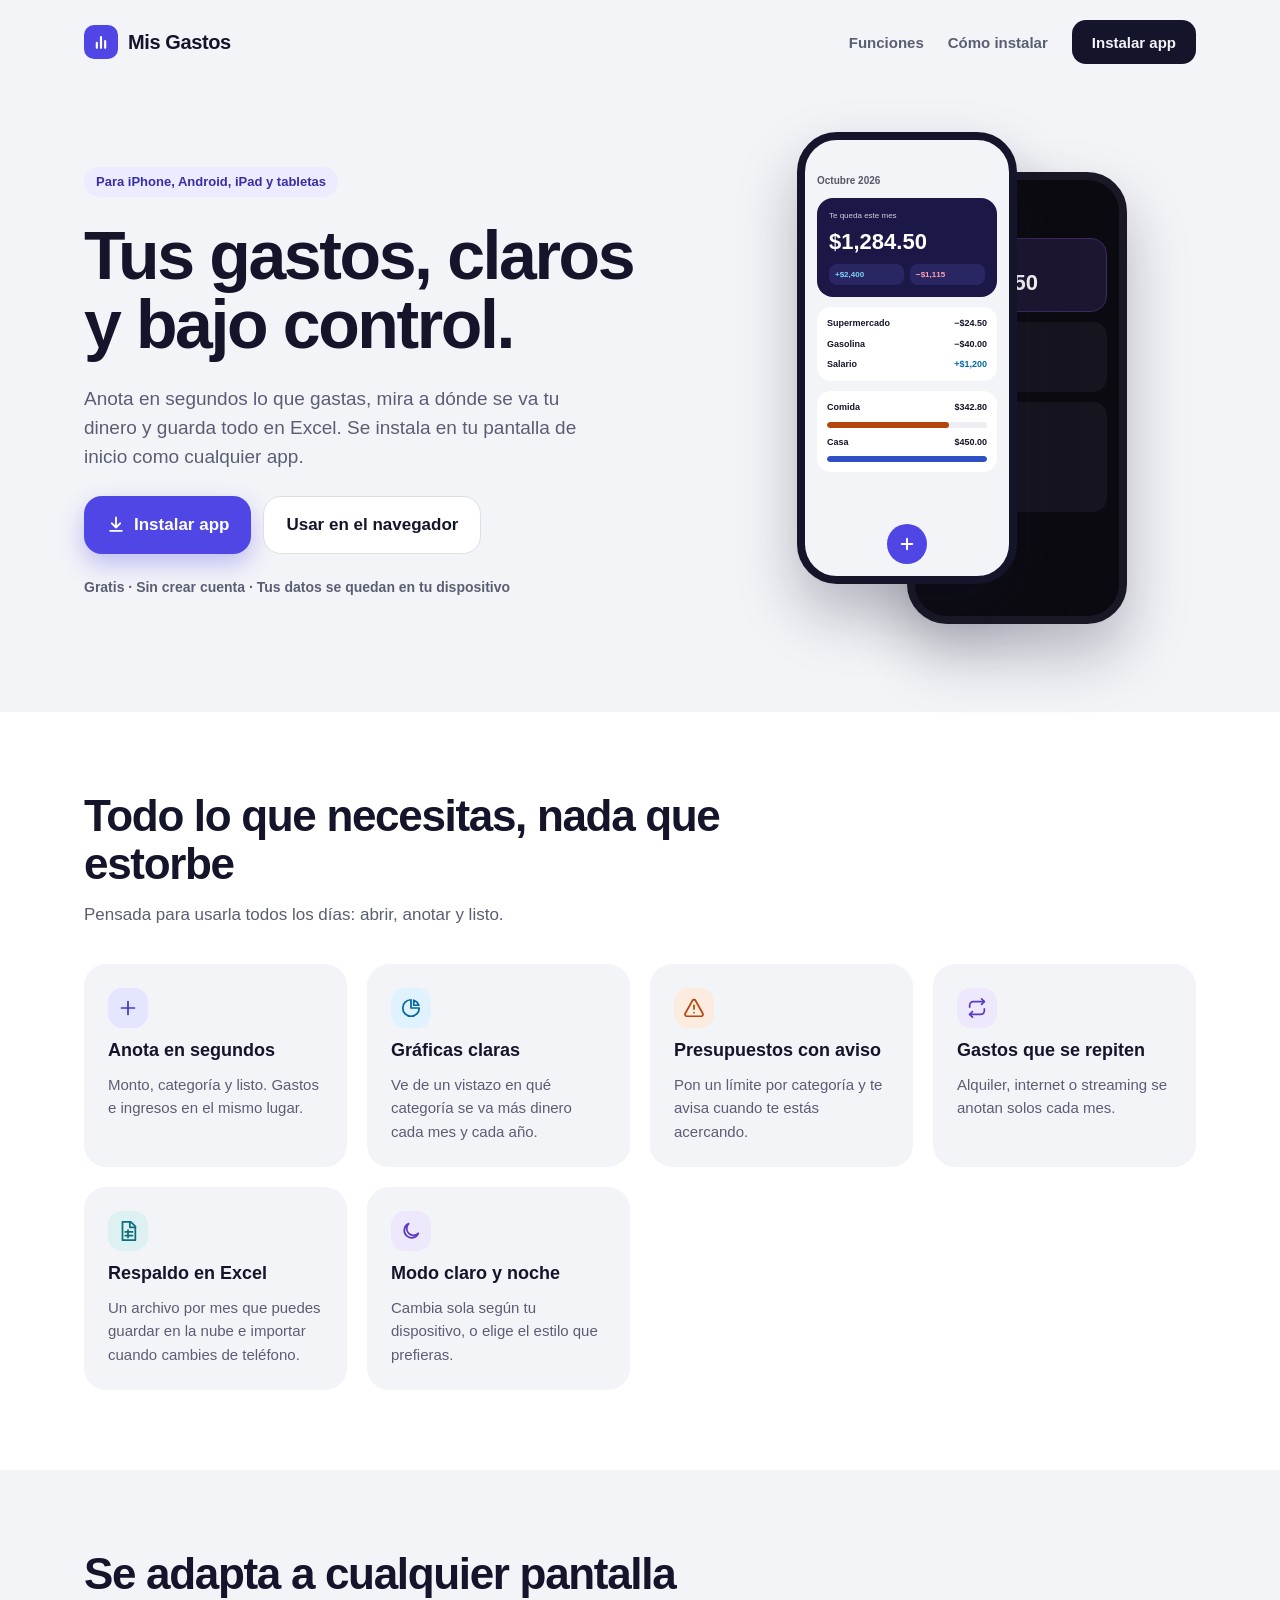
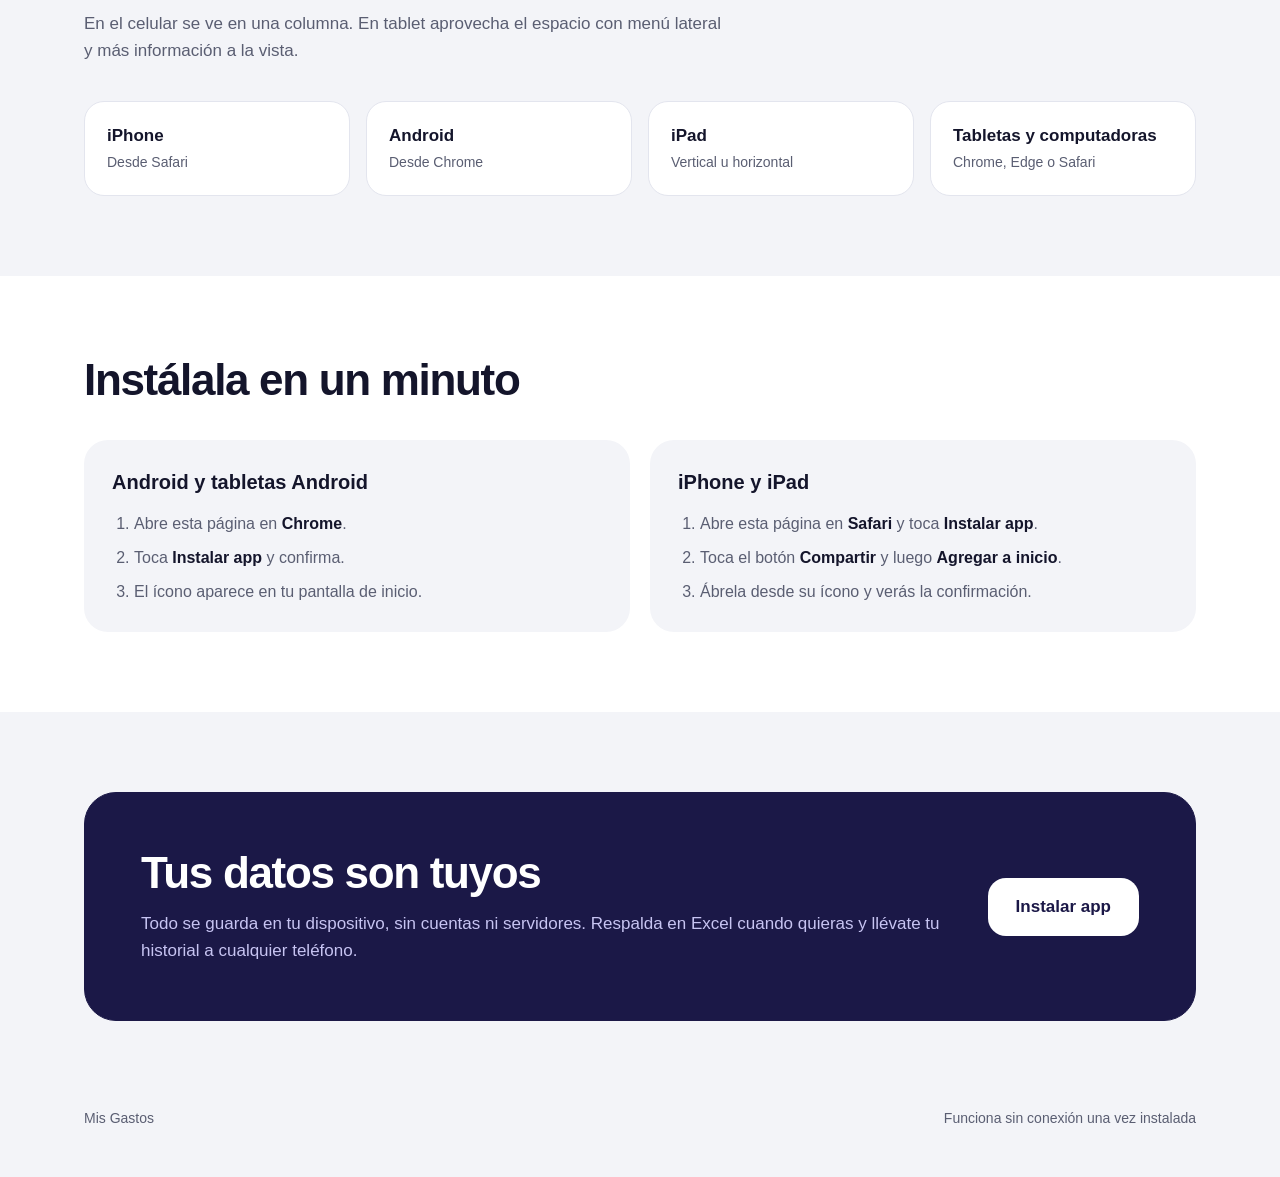
<file: index.html>
<!doctype html>
<html lang="es" data-theme="light">
<head>
  <meta charset="utf-8">
  <meta name="viewport" content="width=device-width, initial-scale=1, viewport-fit=cover">
  <title>Mis Gastos · Controla tus gastos desde tu celular</title>
  <meta name="description" content="Anota tus gastos en segundos, mira a dónde va tu dinero y guarda todo en Excel. Para iPhone, Android, iPad y tabletas.">

  <link rel="manifest" href="manifest.webmanifest">
  <meta name="theme-color" content="#F3F4F8">
  <meta name="apple-mobile-web-app-capable" content="yes">
  <meta name="apple-mobile-web-app-title" content="Mis Gastos">
  <link rel="apple-touch-icon" href="assets/icons/apple-touch-icon.png">
  <link rel="icon" type="image/png" sizes="32x32" href="assets/icons/favicon-32.png">
  <link rel="icon" type="image/png" sizes="192x192" href="assets/icons/icon-192.png">

  <script>
    (function () {
      // Si ya se abrió como app instalada, ir directo a la app
      var standalone = window.matchMedia('(display-mode: standalone)').matches || window.navigator.standalone === true;
      if (standalone) { location.replace('app.html'); return; }
      try {
        var pref = localStorage.getItem('mg-theme') || 'system';
        var dark = pref === 'dark' || (pref === 'system' && window.matchMedia('(prefers-color-scheme: dark)').matches);
        document.documentElement.dataset.theme = dark ? 'dark' : 'light';
      } catch (e) {}
      // Guardamos el aviso de instalación por si llega antes de que cargue landing.js
      window.addEventListener('beforeinstallprompt', function (e) {
        e.preventDefault();
        window.__mgInstallPrompt = e;
      });
    })();
  </script>

  <link rel="stylesheet" href="css/base.css">
  <link rel="stylesheet" href="css/components.css">
  <link rel="stylesheet" href="css/landing.css">
</head>
<body>
  <div class="landing">

    <header class="l-container l-nav">
      <a href="#inicio" class="l-brand">
        <span class="brand-mark" aria-hidden="true">
          <svg width="20" height="20" viewBox="0 0 24 24" fill="none" stroke="currentColor" stroke-width="2.6" stroke-linecap="round"><path d="M7 19v-6M12 19V6M17 19v-8"/></svg>
        </span>
        Mis Gastos
      </a>
      <nav class="l-nav__links" aria-label="Principal">
        <a class="l-nav__link" href="#funciones">Funciones</a>
        <a class="l-nav__link" href="#instalar">Cómo instalar</a>
        <button type="button" class="btn btn--dark" data-install>Instalar app</button>
      </nav>
    </header>

    <main>
      <section id="inicio" class="l-container l-hero">
        <div class="l-hero__text">
          <span class="l-pill">Para iPhone, Android, iPad y tabletas</span>
          <h1 class="l-title">Tus gastos, claros y bajo control.</h1>
          <p class="l-lead">Anota en segundos lo que gastas, mira a dónde se va tu dinero y guarda todo en Excel. Se instala en tu pantalla de inicio como cualquier app.</p>
          <div class="l-actions">
            <button type="button" class="btn btn--primary" data-install>
              <svg width="20" height="20" viewBox="0 0 24 24" fill="none" stroke="currentColor" stroke-width="2.2" stroke-linecap="round" stroke-linejoin="round" aria-hidden="true"><path d="M12 3v12M7 10l5 5 5-5"/><path d="M5 19h14"/></svg>
              Instalar app
            </button>
            <a class="btn btn--secondary" href="app.html">Usar en el navegador</a>
          </div>
          <p class="l-fineprint">Gratis · Sin crear cuenta · Tus datos se quedan en tu dispositivo</p>
        </div>

        <div class="l-hero__art">
          <div class="phones" role="img" aria-label="La app en modo claro y en modo noche">
            <div class="phone phone--dark" aria-hidden="true">
              <span class="phone__month">Octubre 2026</span>
              <div class="phone__hero">
                <span class="phone__small">Te queda este mes</span>
                <span class="phone__big">$1,284.50</span>
              </div>
              <div class="phone__card" style="height:70px"></div>
              <div class="phone__card" style="height:110px"></div>
            </div>
            <div class="phone phone--light" aria-hidden="true">
              <span class="phone__month">Octubre 2026</span>
              <div class="phone__hero">
                <span class="phone__small">Te queda este mes</span>
                <span class="phone__big">$1,284.50</span>
                <div class="phone__line" style="gap:6px">
                  <span style="flex:1;background:#2A2663;border-radius:8px;padding:5px 6px;font-size:8px;font-weight:700;color:#7DD3FC">+$2,400</span>
                  <span style="flex:1;background:#2A2663;border-radius:8px;padding:5px 6px;font-size:8px;font-weight:700;color:#FDA4AF">−$1,115</span>
                </div>
              </div>
              <div class="phone__card">
                <div class="phone__line"><span>Supermercado</span><span>−$24.50</span></div>
                <div class="phone__line"><span>Gasolina</span><span>−$40.00</span></div>
                <div class="phone__line"><span>Salario</span><span style="color:#0369A1">+$1,200</span></div>
              </div>
              <div class="phone__card">
                <div class="phone__line"><span>Comida</span><span>$342.80</span></div>
                <div class="bar bar--thin cat-orange"><div class="bar__fill bar__fill--cat" style="width:76%"></div></div>
                <div class="phone__line"><span>Casa</span><span>$450.00</span></div>
                <div class="bar bar--thin cat-blue"><div class="bar__fill bar__fill--cat" style="width:100%"></div></div>
              </div>
              <span class="phone__fab">
                <svg width="18" height="18" viewBox="0 0 24 24" fill="none" stroke="currentColor" stroke-width="2.6" stroke-linecap="round"><path d="M12 5v14M5 12h14"/></svg>
              </span>
            </div>
          </div>
        </div>
      </section>

      <section id="funciones" class="l-section l-section--surface" aria-labelledby="fun-title">
        <div class="l-container">
          <div class="l-section__head">
            <h2 class="l-h2" id="fun-title">Todo lo que necesitas, nada que estorbe</h2>
            <p class="l-p">Pensada para usarla todos los días: abrir, anotar y listo.</p>
          </div>
          <div class="l-grid">
            <article class="l-feature">
              <span class="cat-icon cat-indigo"><svg width="22" height="22" viewBox="0 0 24 24" fill="none" stroke="currentColor" stroke-width="1.9" stroke-linecap="round" aria-hidden="true"><path d="M12 5v14M5 12h14"/></svg></span>
              <h3>Anota en segundos</h3>
              <p>Monto, categoría y listo. Gastos e ingresos en el mismo lugar.</p>
            </article>
            <article class="l-feature">
              <span class="cat-icon cat-sky"><svg width="22" height="22" viewBox="0 0 24 24" fill="none" stroke="currentColor" stroke-width="1.9" stroke-linecap="round" stroke-linejoin="round" aria-hidden="true"><path d="M21 12A9 9 0 1 1 12 3v9z"/><path d="M15 3.5A9 9 0 0 1 20.5 9H15z"/></svg></span>
              <h3>Gráficas claras</h3>
              <p>Ve de un vistazo en qué categoría se va más dinero cada mes y cada año.</p>
            </article>
            <article class="l-feature">
              <span class="cat-icon cat-orange"><svg width="22" height="22" viewBox="0 0 24 24" fill="none" stroke="currentColor" stroke-width="1.9" stroke-linecap="round" stroke-linejoin="round" aria-hidden="true"><path d="M12 9v4M12 17h.01"/><path d="M10.3 3.9 2.4 18a2 2 0 0 0 1.7 3h15.8a2 2 0 0 0 1.7-3L13.7 3.9a2 2 0 0 0-3.4 0z"/></svg></span>
              <h3>Presupuestos con aviso</h3>
              <p>Pon un límite por categoría y te avisa cuando te estás acercando.</p>
            </article>
            <article class="l-feature">
              <span class="cat-icon cat-purple"><svg width="22" height="22" viewBox="0 0 24 24" fill="none" stroke="currentColor" stroke-width="1.9" stroke-linecap="round" stroke-linejoin="round" aria-hidden="true"><path d="M17 2l3 3-3 3"/><path d="M4 11V9a4 4 0 0 1 4-4h12"/><path d="M7 22l-3-3 3-3"/><path d="M20 13v2a4 4 0 0 1-4 4H4"/></svg></span>
              <h3>Gastos que se repiten</h3>
              <p>Alquiler, internet o streaming se anotan solos cada mes.</p>
            </article>
            <article class="l-feature">
              <span class="cat-icon cat-teal"><svg width="22" height="22" viewBox="0 0 24 24" fill="none" stroke="currentColor" stroke-width="1.9" stroke-linecap="round" stroke-linejoin="round" aria-hidden="true"><path d="M6 2h9l5 5v15H6z"/><path d="M14 2v6h6M9 13h8M9 17h8M12 11v8"/></svg></span>
              <h3>Respaldo en Excel</h3>
              <p>Un archivo por mes que puedes guardar en la nube e importar cuando cambies de teléfono.</p>
            </article>
            <article class="l-feature">
              <span class="cat-icon cat-purple"><svg width="22" height="22" viewBox="0 0 24 24" fill="none" stroke="currentColor" stroke-width="1.9" stroke-linecap="round" stroke-linejoin="round" aria-hidden="true"><path d="M20 14.5A8 8 0 1 1 9.5 4a6.5 6.5 0 0 0 10.5 10.5z"/></svg></span>
              <h3>Modo claro y noche</h3>
              <p>Cambia sola según tu dispositivo, o elige el estilo que prefieras.</p>
            </article>
          </div>
        </div>
      </section>

      <section class="l-section" aria-labelledby="dev-title">
        <div class="l-container">
          <div class="l-section__head">
            <h2 class="l-h2" id="dev-title">Se adapta a cualquier pantalla</h2>
            <p class="l-p">En el celular se ve en una columna. En tablet aprovecha el espacio con menú lateral y más información a la vista.</p>
          </div>
          <div class="l-grid l-grid--4">
            <div class="l-device"><strong>iPhone</strong><span>Desde Safari</span></div>
            <div class="l-device"><strong>Android</strong><span>Desde Chrome</span></div>
            <div class="l-device"><strong>iPad</strong><span>Vertical u horizontal</span></div>
            <div class="l-device"><strong>Tabletas y computadoras</strong><span>Chrome, Edge o Safari</span></div>
          </div>
        </div>
      </section>

      <section id="instalar" class="l-section l-section--surface" aria-labelledby="ins-title">
        <div class="l-container">
          <div class="l-section__head">
            <h2 class="l-h2" id="ins-title">Instálala en un minuto</h2>
          </div>
          <div class="l-grid">
            <div class="l-steps">
              <h3>Android y tabletas Android</h3>
              <ol>
                <li>Abre esta página en <strong>Chrome</strong>.</li>
                <li>Toca <strong>Instalar app</strong> y confirma.</li>
                <li>El ícono aparece en tu pantalla de inicio.</li>
              </ol>
            </div>
            <div class="l-steps">
              <h3>iPhone y iPad</h3>
              <ol>
                <li>Abre esta página en <strong>Safari</strong> y toca <strong>Instalar app</strong>.</li>
                <li>Toca el botón <strong>Compartir</strong> y luego <strong>Agregar a inicio</strong>.</li>
                <li>Ábrela desde su ícono y verás la confirmación.</li>
              </ol>
            </div>
          </div>
        </div>
      </section>

      <section class="l-section" aria-labelledby="pri-title">
        <div class="l-container">
          <div class="l-band">
            <div class="l-band__text">
              <h2 class="l-h2" id="pri-title">Tus datos son tuyos</h2>
              <p>Todo se guarda en tu dispositivo, sin cuentas ni servidores. Respalda en Excel cuando quieras y llévate tu historial a cualquier teléfono.</p>
            </div>
            <button type="button" class="btn btn--light" data-install>Instalar app</button>
          </div>
        </div>
      </section>
    </main>

    <footer class="l-container l-footer">
      <span>Mis Gastos</span>
      <span>Funciona sin conexión una vez instalada</span>
    </footer>
  </div>

  <div id="toast-root" class="toast-root" role="status" aria-live="polite"></div>

  <script type="module" src="js/landing.js"></script>
</body>
</html>
</file>
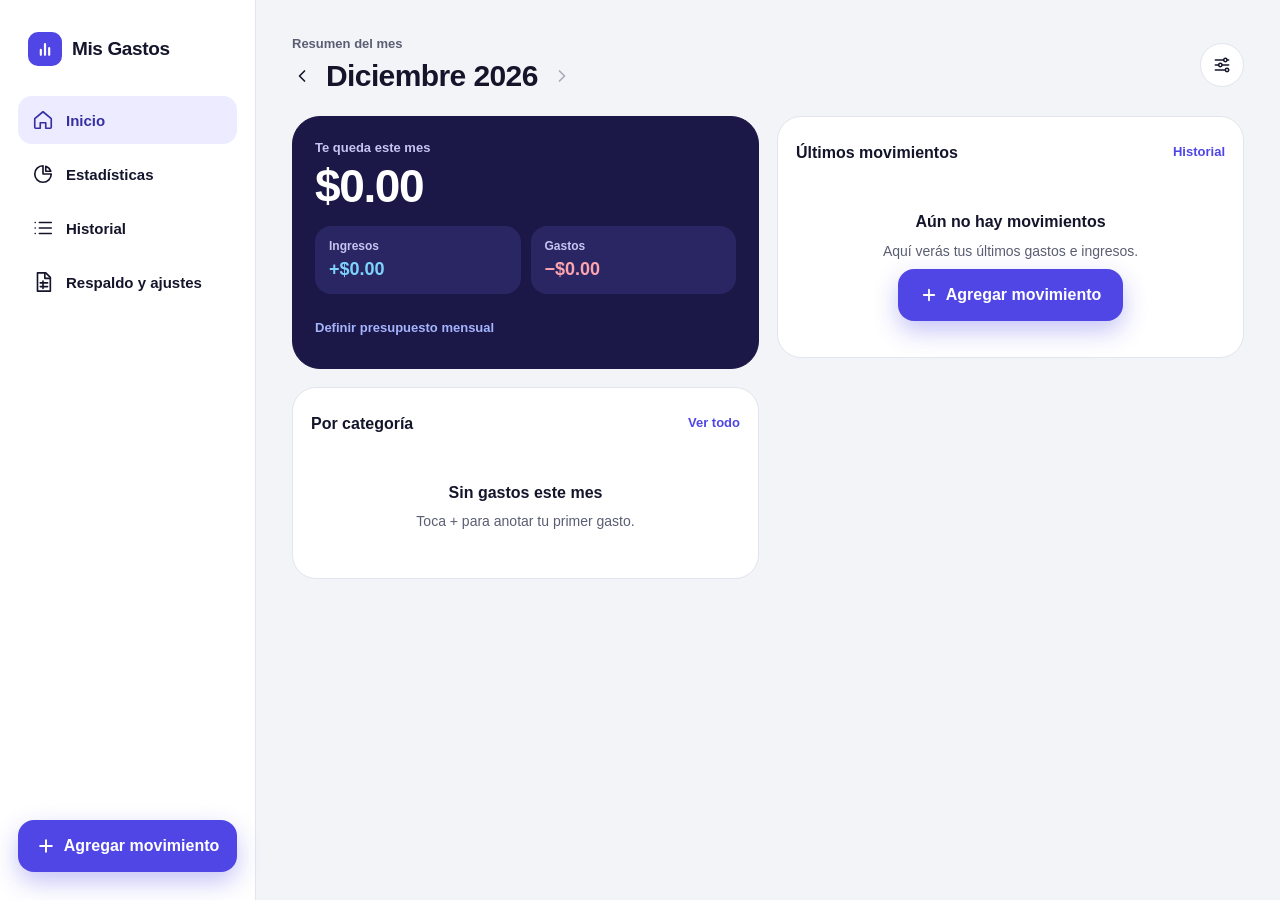
<file: app.html>
<!doctype html>
<html lang="es" data-theme="light">
<head>
  <meta charset="utf-8">
  <meta name="viewport" content="width=device-width, initial-scale=1, viewport-fit=cover">
  <title>Mis Gastos</title>
  <meta name="description" content="Controla tus gastos e ingresos, con respaldo en Excel.">

  <!-- Instalación (PWA) -->
  <link rel="manifest" href="manifest.webmanifest">
  <meta name="theme-color" content="#F3F4F8">
  <meta name="mobile-web-app-capable" content="yes">
  <meta name="apple-mobile-web-app-capable" content="yes">
  <meta name="apple-mobile-web-app-title" content="Mis Gastos">
  <meta name="apple-mobile-web-app-status-bar-style" content="default">
  <link rel="apple-touch-icon" href="assets/icons/apple-touch-icon.png">
  <link rel="icon" type="image/png" sizes="32x32" href="assets/icons/favicon-32.png">
  <link rel="icon" type="image/png" sizes="192x192" href="assets/icons/icon-192.png">

  <!-- Tema antes de pintar, para evitar un destello blanco en modo noche -->
  <script>
    (function () {
      try {
        var pref = localStorage.getItem('mg-theme') || 'system';
        var dark = pref === 'dark' || (pref === 'system' && window.matchMedia('(prefers-color-scheme: dark)').matches);
        document.documentElement.dataset.theme = dark ? 'dark' : 'light';
      } catch (e) {}
    })();
  </script>

  <link rel="stylesheet" href="css/base.css">
  <link rel="stylesheet" href="css/layout.css">
  <link rel="stylesheet" href="css/components.css">
</head>
<body>
  <div class="app">

    <!-- Menú lateral (tablet / computadora) -->
    <nav class="sidebar" aria-label="Navegación principal">
      <div class="sidebar__brand">
        <span class="brand-mark" aria-hidden="true">
          <svg width="20" height="20" viewBox="0 0 24 24" fill="none" stroke="currentColor" stroke-width="2.6" stroke-linecap="round"><path d="M7 19v-6M12 19V6M17 19v-8"/></svg>
        </span>
        Mis Gastos
      </div>
      <a class="sidebar__link" href="#/inicio" data-route="inicio">
        <svg width="22" height="22" viewBox="0 0 24 24" fill="none" stroke="currentColor" stroke-width="1.8" stroke-linecap="round" stroke-linejoin="round" aria-hidden="true"><path d="M3 10.5 12 3l9 7.5V20a1 1 0 0 1-1 1h-5v-6h-6v6H4a1 1 0 0 1-1-1z"/></svg>
        Inicio
      </a>
      <a class="sidebar__link" href="#/estadisticas" data-route="estadisticas">
        <svg width="22" height="22" viewBox="0 0 24 24" fill="none" stroke="currentColor" stroke-width="1.8" stroke-linecap="round" stroke-linejoin="round" aria-hidden="true"><path d="M21 12A9 9 0 1 1 12 3v9z"/><path d="M15 3.5A9 9 0 0 1 20.5 9H15z"/></svg>
        Estadísticas
      </a>
      <a class="sidebar__link" href="#/historial" data-route="historial">
        <svg width="22" height="22" viewBox="0 0 24 24" fill="none" stroke="currentColor" stroke-width="1.8" stroke-linecap="round" stroke-linejoin="round" aria-hidden="true"><path d="M8 6h13M8 12h13M8 18h13M3.5 6h.01M3.5 12h.01M3.5 18h.01"/></svg>
        Historial
      </a>
      <a class="sidebar__link" href="#/respaldo" data-route="respaldo">
        <svg width="22" height="22" viewBox="0 0 24 24" fill="none" stroke="currentColor" stroke-width="1.8" stroke-linecap="round" stroke-linejoin="round" aria-hidden="true"><path d="M6 2h9l5 5v15H6z"/><path d="M14 2v6h6M9 13h8M9 17h8M12 11v8"/></svg>
        Respaldo y ajustes
      </a>
      <div class="sidebar__spacer"></div>
      <button type="button" class="btn btn--primary btn--block" data-shell="add">
        <svg width="20" height="20" viewBox="0 0 24 24" fill="none" stroke="currentColor" stroke-width="2.4" stroke-linecap="round" aria-hidden="true"><path d="M12 5v14M5 12h14"/></svg>
        Agregar movimiento
      </button>
    </nav>

    <!-- Aquí el router dibuja cada pantalla -->
    <main id="view" class="view" tabindex="-1"></main>
  </div>

  <!-- Barra inferior (celular) -->
  <nav class="tabbar" aria-label="Navegación principal">
    <a class="tabbar__link" href="#/inicio" data-route="inicio">
      <svg width="24" height="24" viewBox="0 0 24 24" fill="none" stroke="currentColor" stroke-width="1.8" stroke-linecap="round" stroke-linejoin="round" aria-hidden="true"><path d="M3 10.5 12 3l9 7.5V20a1 1 0 0 1-1 1h-5v-6h-6v6H4a1 1 0 0 1-1-1z"/></svg>
      Inicio
    </a>
    <a class="tabbar__link" href="#/estadisticas" data-route="estadisticas">
      <svg width="24" height="24" viewBox="0 0 24 24" fill="none" stroke="currentColor" stroke-width="1.8" stroke-linecap="round" stroke-linejoin="round" aria-hidden="true"><path d="M21 12A9 9 0 1 1 12 3v9z"/><path d="M15 3.5A9 9 0 0 1 20.5 9H15z"/></svg>
      Estadísticas
    </a>
    <button type="button" class="tabbar__fab" data-shell="add" aria-label="Agregar movimiento">
      <svg width="26" height="26" viewBox="0 0 24 24" fill="none" stroke="currentColor" stroke-width="2.4" stroke-linecap="round" aria-hidden="true"><path d="M12 5v14M5 12h14"/></svg>
    </button>
    <a class="tabbar__link" href="#/historial" data-route="historial">
      <svg width="24" height="24" viewBox="0 0 24 24" fill="none" stroke="currentColor" stroke-width="1.8" stroke-linecap="round" stroke-linejoin="round" aria-hidden="true"><path d="M8 6h13M8 12h13M8 18h13M3.5 6h.01M3.5 12h.01M3.5 18h.01"/></svg>
      Historial
    </a>
    <a class="tabbar__link" href="#/respaldo" data-route="respaldo">
      <svg width="24" height="24" viewBox="0 0 24 24" fill="none" stroke="currentColor" stroke-width="1.8" stroke-linecap="round" stroke-linejoin="round" aria-hidden="true"><path d="M6 2h9l5 5v15H6z"/><path d="M14 2v6h6M9 13h8M9 17h8M12 11v8"/></svg>
      Respaldo
    </a>
  </nav>

  <div id="toast-root" class="toast-root" role="status" aria-live="polite"></div>

  <noscript>
    <p style="padding:24px">Esta app necesita JavaScript activado.</p>
  </noscript>

  <script type="module" src="js/app.js"></script>
</body>
</html>
</file>
<file: css/base.css>
/* ==========================================================
   base.css — Reset, tipografía y variables de tema
   Temas: claro (índigo) y noche (negro + morado).
   El tema se aplica con <html data-theme="light|dark">.
   ========================================================== */

*,
*::before,
*::after {
  box-sizing: border-box;
}

html {
  -webkit-text-size-adjust: 100%;
  text-size-adjust: 100%;
}

body {
  margin: 0;
  font-family: -apple-system, BlinkMacSystemFont, "SF Pro Text", "Segoe UI", Roboto, "Helvetica Neue", Arial, sans-serif;
  font-size: 16px;
  line-height: 1.4;
  background: var(--bg);
  color: var(--text);
  font-variant-numeric: tabular-nums;
  -webkit-font-smoothing: antialiased;
  -webkit-tap-highlight-color: transparent;
}

h1, h2, h3, p {
  margin: 0;
}

button,
input,
select,
textarea {
  font: inherit;
  color: inherit;
}

button {
  cursor: pointer;
}

a {
  color: var(--accent-text);
}

img,
svg {
  display: block;
}

:focus-visible {
  outline: 3px solid var(--focus);
  outline-offset: 2px;
}

.sr-only {
  position: absolute;
  width: 1px;
  height: 1px;
  padding: 0;
  margin: -1px;
  overflow: hidden;
  clip: rect(0 0 0 0);
  white-space: nowrap;
  border: 0;
}

[hidden] {
  display: none !important;
}

/* ---------- Tema claro ---------- */
:root,
:root[data-theme="light"] {
  color-scheme: light;
  --bg: #F3F4F8;
  --surface: #FFFFFF;
  --surface-2: #ECEEF4;
  --surface-3: #E6E8F0;
  --border: #E3E5EE;
  --border-strong: #DCDFEA;
  --text: #14152B;
  --muted: #5A5E72;
  --subtle: #62667A;
  --accent: #4F46E5;
  --accent-text: #4F46E5;
  --accent-soft: #ECEBFF;
  --accent-soft-text: #3730A3;
  --on-accent: #FFFFFF;
  --accent-shadow: rgba(79, 70, 229, 0.32);
  --focus: rgba(79, 70, 229, 0.45);

  --hero-bg: #1B1847;
  --hero-border: #1B1847;
  --hero-tile: #2A2663;
  --hero-track: #3A3578;
  --hero-muted: #C7C4F2;
  --hero-bar: #A5B4FC;
  --hero-income: #7DD3FC;
  --hero-expense: #FDA4AF;

  --income: #0369A1;
  --danger: #B42318;
  --danger-soft: #FDE7E5;

  --warn-bg: #FCE5D6;
  --warn-text: #9A3A06;
  --warn-bar: #C2560F;

  --chip-active-bg: #14152B;
  --chip-active-text: #FFFFFF;

  --bar-muted: #C9CCF6;
  --switch-off: #DCDFEA;
  --backdrop: rgba(20, 21, 43, 0.45);
  --shadow: 0 10px 30px rgba(20, 21, 43, 0.12);
}

/* ---------- Tema noche ---------- */
:root[data-theme="dark"] {
  color-scheme: dark;
  --bg: #0B0A10;
  --surface: #16141E;
  --surface-2: #2A2638;
  --surface-3: #211E2C;
  --border: #252131;
  --border-strong: #2E2A3A;
  --text: #F3F1F8;
  --muted: #A7A1B8;
  --subtle: #8E88A0;
  --accent: #7C3AED;
  --accent-text: #B79CFF;
  --accent-soft: #2C2047;
  --accent-soft-text: #D6C6FF;
  --on-accent: #FFFFFF;
  --accent-shadow: rgba(124, 58, 237, 0.45);
  --focus: rgba(183, 156, 255, 0.6);

  --hero-bg: #1E1630;
  --hero-border: #3A2A5E;
  --hero-tile: #2A1F42;
  --hero-track: #3A2A5E;
  --hero-muted: #C3B8DE;
  --hero-bar: #B79CFF;
  --hero-income: #5EE0A4;
  --hero-expense: #FF9E8A;

  --income: #5EE0A4;
  --danger: #FF8A80;
  --danger-soft: #3A1A1A;

  --warn-bg: #3A2418;
  --warn-text: #FFB98F;
  --warn-bar: #FFA36B;

  --chip-active-bg: #7C3AED;
  --chip-active-text: #FFFFFF;

  --bar-muted: #3A2A5E;
  --switch-off: #2E2A3A;
  --backdrop: rgba(0, 0, 0, 0.6);
  --shadow: 0 10px 30px rgba(0, 0, 0, 0.5);
}

/* ---------- Colores de categoría ---------- */
.cat-blue   { --c-bg: #E7ECFB; --c-fg: #2F4FC4; }
.cat-orange { --c-bg: #FCEBDF; --c-fg: #B4460B; }
.cat-teal   { --c-bg: #DDF1F3; --c-fg: #0B6E7D; }
.cat-purple { --c-bg: #EEE8FC; --c-fg: #5B3BC4; }
.cat-pink   { --c-bg: #FBE6EE; --c-fg: #B0204F; }
.cat-sky    { --c-bg: #E0F2FE; --c-fg: #0369A1; }
.cat-amber  { --c-bg: #F6EED8; --c-fg: #8A6410; }
.cat-gray   { --c-bg: #ECEEF4; --c-fg: #4A4E63; }
.cat-indigo { --c-bg: #E4E5FF; --c-fg: #4338CA; }

:root[data-theme="dark"] .cat-blue   { --c-bg: #1D2340; --c-fg: #8EA6FF; }
:root[data-theme="dark"] .cat-orange { --c-bg: #33211A; --c-fg: #FFA36B; }
:root[data-theme="dark"] .cat-teal   { --c-bg: #12292D; --c-fg: #5ED3E0; }
:root[data-theme="dark"] .cat-purple { --c-bg: #261E3D; --c-fg: #C5A8FF; }
:root[data-theme="dark"] .cat-pink   { --c-bg: #331A26; --c-fg: #FF7FAE; }
:root[data-theme="dark"] .cat-sky    { --c-bg: #12273A; --c-fg: #7DD3FC; }
:root[data-theme="dark"] .cat-amber  { --c-bg: #2E2814; --c-fg: #F2CC60; }
:root[data-theme="dark"] .cat-gray   { --c-bg: #22202C; --c-fg: #B5B0C4; }
:root[data-theme="dark"] .cat-indigo { --c-bg: #211F45; --c-fg: #A5B4FC; }

@media (prefers-reduced-motion: reduce) {
  *,
  *::before,
  *::after {
    animation-duration: 0.01ms !important;
    transition-duration: 0.01ms !important;
  }
}
</file>
<file: css/components.css>
/* ==========================================================
   components.css — Piezas reutilizables de la interfaz
   ========================================================== */

/* ---------- Tarjetas ---------- */
.card {
  background: var(--surface);
  border: 1px solid var(--border);
  border-radius: 24px;
  padding: 18px;
  display: flex;
  flex-direction: column;
  gap: 12px;
  min-width: 0;
}

.card__header {
  display: flex;
  align-items: center;
  justify-content: space-between;
  gap: 12px;
}

.card__title {
  font-size: 16px;
  font-weight: 700;
}

.card__hint {
  font-size: 12px;
  font-weight: 600;
  color: var(--muted);
}

/* ---------- Tarjeta de balance ---------- */
.hero {
  background: var(--hero-bg);
  border: 1px solid var(--hero-border);
  color: #FFFFFF;
  border-radius: 28px;
  padding: 22px;
  display: flex;
  flex-direction: column;
  gap: 16px;
}

.hero__label {
  font-size: 13px;
  font-weight: 600;
  color: var(--hero-muted);
}

.hero__amount {
  font-size: clamp(36px, 10vw, 46px);
  font-weight: 800;
  letter-spacing: -0.03em;
  line-height: 1.05;
  overflow-wrap: anywhere;
}

.hero__tiles {
  display: grid;
  grid-template-columns: repeat(2, minmax(0, 1fr));
  gap: 10px;
}

.hero__tile {
  background: var(--hero-tile);
  border-radius: 16px;
  padding: 12px 14px;
  display: flex;
  flex-direction: column;
  gap: 2px;
  min-width: 0;
}

.hero__tile-value {
  font-size: 18px;
  font-weight: 700;
  overflow-wrap: anywhere;
}

.hero__tile-value--in { color: var(--hero-income); }
.hero__tile-value--out { color: var(--hero-expense); }

.hero__progress-label {
  display: flex;
  justify-content: space-between;
  gap: 8px;
  font-size: 12px;
  font-weight: 600;
  color: var(--hero-muted);
}

.hero .bar {
  background: var(--hero-track);
}

.hero .bar__fill {
  background: var(--hero-bar);
}

/* ---------- Barras de progreso ---------- */
.bar {
  height: 8px;
  border-radius: 4px;
  background: var(--surface-2);
  overflow: hidden;
}

.bar--thin {
  height: 6px;
}

.bar__fill {
  height: 100%;
  border-radius: inherit;
  background: var(--accent-text);
  transition: width 0.3s ease;
}

.bar__fill--cat { background: var(--c-fg); }
.bar__fill--warn { background: var(--warn-bar); }
.bar__fill--over { background: var(--danger); }

/* ---------- Logo ---------- */
.brand-mark {
  width: 34px;
  height: 34px;
  border-radius: 10px;
  background: var(--accent);
  color: #FFFFFF;
  display: flex;
  align-items: center;
  justify-content: center;
  flex-shrink: 0;
}

/* ---------- Botones ---------- */
.btn {
  min-height: 52px;
  padding: 0 22px;
  border-radius: 16px;
  border: 0;
  display: inline-flex;
  align-items: center;
  justify-content: center;
  gap: 8px;
  font-size: 16px;
  font-weight: 700;
  text-decoration: none;
  white-space: nowrap;
}

.btn svg,
.icon-btn svg,
.chip svg {
  flex-shrink: 0;
}

.btn--primary {
  background: var(--accent);
  color: var(--on-accent);
  box-shadow: 0 10px 24px var(--accent-shadow);
}

.btn--secondary {
  background: var(--surface);
  color: var(--text);
  border: 1px solid var(--border-strong);
}

.btn--outline {
  background: transparent;
  color: var(--accent-text);
  border: 2px solid var(--accent-text);
}

.btn--danger {
  background: var(--danger-soft);
  color: var(--danger);
}

.btn--block {
  width: 100%;
}

.btn:disabled {
  opacity: 0.5;
  cursor: not-allowed;
  box-shadow: none;
}

.icon-btn {
  width: 44px;
  height: 44px;
  border-radius: 22px;
  border: 0;
  background: transparent;
  color: var(--text);
  display: inline-flex;
  align-items: center;
  justify-content: center;
  flex-shrink: 0;
}

.icon-btn--boxed {
  background: var(--surface);
  border: 1px solid var(--border);
}

.icon-btn:disabled {
  color: var(--subtle);
  opacity: 0.5;
  cursor: default;
}

.link-btn {
  border: 0;
  background: transparent;
  padding: 8px 0;
  min-height: 36px;
  font-size: 13px;
  font-weight: 700;
  color: var(--accent-text);
  text-decoration: none;
}

/* ---------- Control segmentado ---------- */
.segmented {
  display: grid;
  grid-auto-flow: column;
  grid-auto-columns: minmax(0, 1fr);
  gap: 4px;
  padding: 4px;
  background: var(--surface-3);
  border: 1px solid var(--border);
  border-radius: 16px;
}

.segmented__btn {
  min-height: 40px;
  border: 0;
  border-radius: 12px;
  background: transparent;
  font-size: 14px;
  font-weight: 600;
  color: var(--muted);
}

.segmented__btn[aria-checked="true"],
.segmented__btn[aria-pressed="true"] {
  background: var(--accent);
  color: var(--on-accent);
  font-weight: 700;
}

:root[data-theme="light"] .segmented__btn[aria-checked="true"],
:root[data-theme="light"] .segmented__btn[aria-pressed="true"] {
  background: var(--surface);
  color: var(--text);
  box-shadow: 0 1px 3px rgba(20, 21, 43, 0.14);
}

/* ---------- Chips de filtro ---------- */
.chips {
  display: flex;
  gap: 8px;
  overflow-x: auto;
  scrollbar-width: none;
  margin: 0 -20px;
  padding: 0 20px 2px;
}

.chips::-webkit-scrollbar {
  display: none;
}

.chip {
  flex-shrink: 0;
  min-height: 38px;
  padding: 0 16px;
  border-radius: 19px;
  border: 1px solid var(--border-strong);
  background: var(--surface);
  font-size: 13px;
  font-weight: 600;
}

.chip[aria-pressed="true"] {
  background: var(--chip-active-bg);
  border-color: var(--chip-active-bg);
  color: var(--chip-active-text);
  font-weight: 700;
}

/* ---------- Íconos de categoría ---------- */
.cat-icon {
  width: 40px;
  height: 40px;
  border-radius: 14px;
  background: var(--c-bg);
  color: var(--c-fg);
  display: flex;
  align-items: center;
  justify-content: center;
  flex-shrink: 0;
}

.cat-icon--sm {
  width: 36px;
  height: 36px;
  border-radius: 12px;
}

.dot {
  width: 10px;
  height: 10px;
  border-radius: 3px;
  background: var(--c-fg);
  flex-shrink: 0;
}

/* ---------- Filas de movimientos ---------- */
.list {
  list-style: none;
  margin: 0;
  padding: 0;
}

.row {
  width: 100%;
  display: flex;
  align-items: center;
  gap: 12px;
  padding: 11px 0;
  border: 0;
  border-bottom: 1px solid var(--border);
  background: transparent;
  text-align: left;
}

.list > li:last-child .row {
  border-bottom: 0;
}

.row__main {
  flex: 1;
  min-width: 0;
  display: flex;
  flex-direction: column;
  gap: 2px;
}

.row__title {
  font-size: 15px;
  font-weight: 600;
  white-space: nowrap;
  overflow: hidden;
  text-overflow: ellipsis;
}

.row__meta {
  display: flex;
  align-items: center;
  gap: 6px;
  font-size: 12px;
  color: var(--muted);
}

.row__amount {
  font-size: 15px;
  font-weight: 700;
  white-space: nowrap;
}

.row__amount--in {
  color: var(--income);
}

.badge {
  display: inline-flex;
  align-items: center;
  gap: 3px;
  padding: 2px 8px;
  border-radius: 999px;
  font-size: 11px;
  font-weight: 700;
  background: var(--accent-soft);
  color: var(--accent-soft-text);
}

.badge--warn {
  background: var(--warn-bg);
  color: var(--warn-text);
}

.badge--over {
  background: var(--danger-soft);
  color: var(--danger);
}

/* Grupos por día en el historial */
.day-group {
  display: flex;
  flex-direction: column;
  gap: 8px;
}

.day-group__header {
  display: flex;
  justify-content: space-between;
  gap: 12px;
  padding: 0 4px;
  font-size: 13px;
  font-weight: 700;
  color: var(--muted);
}

.day-group__body {
  background: var(--surface);
  border: 1px solid var(--border);
  border-radius: 20px;
  padding: 0 16px;
}

/* ---------- Categorías con barra ---------- */
.cat-bar-row {
  display: flex;
  align-items: center;
  gap: 12px;
}

.cat-bar-row__body {
  flex: 1;
  min-width: 0;
  display: flex;
  flex-direction: column;
  gap: 6px;
}

.cat-bar-row__top {
  display: flex;
  justify-content: space-between;
  gap: 8px;
  font-size: 14px;
  font-weight: 600;
}

/* ---------- Gráficas ---------- */
.donut-wrap {
  display: flex;
  align-items: center;
  gap: 18px;
  flex-wrap: wrap;
}

.donut {
  position: relative;
  width: 150px;
  height: 150px;
  flex-shrink: 0;
  margin: 0 auto;
}

.donut svg {
  transform: rotate(-90deg);
}

.donut__center {
  position: absolute;
  inset: 0;
  display: flex;
  flex-direction: column;
  align-items: center;
  justify-content: center;
  text-align: center;
}

.donut__center-label {
  font-size: 11px;
  font-weight: 600;
  color: var(--muted);
}

.donut__center-value {
  font-size: 18px;
  font-weight: 800;
}

.legend {
  list-style: none;
  margin: 0;
  padding: 0;
  flex: 1 1 160px;
  display: flex;
  flex-direction: column;
  gap: 9px;
  font-size: 13px;
  font-weight: 600;
}

.legend li {
  display: flex;
  align-items: center;
  gap: 8px;
}

.legend__name {
  flex: 1;
  min-width: 0;
  white-space: nowrap;
  overflow: hidden;
  text-overflow: ellipsis;
}

.bars {
  display: grid;
  grid-auto-flow: column;
  grid-auto-columns: minmax(0, 1fr);
  gap: 10px;
  align-items: end;
  height: 150px;
}

.bars__col {
  display: flex;
  flex-direction: column;
  align-items: center;
  justify-content: flex-end;
  gap: 6px;
  height: 100%;
  min-width: 0;
}

.bars__value {
  font-size: 11px;
  font-weight: 700;
  color: var(--muted);
  white-space: nowrap;
}

.bars__bar {
  width: 100%;
  min-height: 3px;
  border-radius: 8px;
  background: var(--bar-muted);
}

.bars__col--peak .bars__bar {
  background: var(--accent-text);
}

.bars__col--peak .bars__value {
  color: var(--text);
}

.bars__label {
  font-size: 11px;
  font-weight: 600;
  color: var(--muted);
}

/* ---------- Formularios ---------- */
.field-group {
  background: var(--surface);
  border: 1px solid var(--border);
  border-radius: 20px;
  display: flex;
  flex-direction: column;
}

.field {
  display: flex;
  align-items: center;
  gap: 12px;
  padding: 12px 16px;
  min-height: 54px;
  border-bottom: 1px solid var(--border);
}

.field:last-child {
  border-bottom: 0;
}

.field__icon {
  color: var(--muted);
  display: flex;
}

.field__label {
  font-size: 15px;
  font-weight: 600;
  flex-shrink: 0;
}

.field__input,
.field__select {
  flex: 1;
  min-width: 0;
  border: 0;
  background: transparent;
  text-align: right;
  font-size: 16px;
  color: var(--text);
  padding: 6px 0;
}

.field__input:focus,
.field__select:focus {
  outline: none;
}

.field:focus-within {
  box-shadow: inset 0 0 0 2px var(--focus);
  border-radius: 12px;
}

.text-input {
  width: 100%;
  min-height: 50px;
  padding: 0 14px;
  border-radius: 14px;
  border: 1px solid var(--border-strong);
  background: var(--surface);
  font-size: 16px;
}

.search {
  display: flex;
  align-items: center;
  gap: 10px;
  min-height: 48px;
  padding: 0 14px;
  border-radius: 16px;
  border: 1px solid var(--border);
  background: var(--surface);
}

.search input {
  flex: 1;
  min-width: 0;
  border: 0;
  background: transparent;
  font-size: 16px;
  padding: 10px 0;
}

.search input:focus {
  outline: none;
}

.search:focus-within {
  box-shadow: 0 0 0 3px var(--focus);
}

.search input::placeholder,
.text-input::placeholder {
  color: var(--subtle);
}

.amount-input {
  display: flex;
  flex-direction: column;
  align-items: center;
  gap: 4px;
  padding: 6px 0;
}

.amount-input__row {
  display: flex;
  align-items: baseline;
  justify-content: center;
  gap: 4px;
}

.amount-input__currency {
  font-size: 30px;
  font-weight: 700;
  color: var(--muted);
}

.amount-input__field {
  width: 100%;
  max-width: 260px;
  border: 0;
  background: transparent;
  text-align: center;
  font-size: 56px;
  font-weight: 800;
  letter-spacing: -0.03em;
  padding: 0;
}

.amount-input__field:focus {
  outline: none;
}

.amount-input__field::placeholder {
  color: var(--border-strong);
}

.cat-grid {
  display: grid;
  grid-template-columns: repeat(auto-fill, minmax(78px, 1fr));
  gap: 10px;
}

.cat-tile {
  min-height: 82px;
  border-radius: 18px;
  border: 2px solid var(--border);
  background: var(--surface);
  display: flex;
  flex-direction: column;
  align-items: center;
  justify-content: center;
  gap: 6px;
  padding: 8px 4px;
  font-size: 12px;
  font-weight: 600;
  text-align: center;
  overflow-wrap: anywhere;
}

.cat-tile[aria-pressed="true"] {
  border-color: var(--accent-text);
  font-weight: 700;
}

.cat-tile--new {
  border-style: dashed;
  background: transparent;
  color: var(--muted);
}

.swatches {
  display: flex;
  flex-wrap: wrap;
  gap: 10px;
}

.swatch {
  width: 44px;
  height: 44px;
  border-radius: 14px;
  border: 2px solid transparent;
  background: var(--c-bg);
  color: var(--c-fg);
  display: flex;
  align-items: center;
  justify-content: center;
}

.swatch[aria-pressed="true"] {
  border-color: var(--c-fg);
}

/* Interruptor */
.switch {
  position: relative;
  width: 52px;
  height: 32px;
  flex-shrink: 0;
  border: 0;
  border-radius: 16px;
  background: var(--switch-off);
  padding: 3px;
  transition: background 0.2s ease;
}

.switch::after {
  content: "";
  display: block;
  width: 26px;
  height: 26px;
  border-radius: 13px;
  background: #FFFFFF;
  box-shadow: 0 1px 3px rgba(0, 0, 0, 0.25);
  transition: transform 0.2s ease;
}

.switch[aria-checked="true"] {
  background: var(--accent);
}

.switch[aria-checked="true"]::after {
  transform: translateX(20px);
}

/* Casillas */
.check-row {
  display: flex;
  align-items: center;
  gap: 12px;
  min-height: 56px;
  border-bottom: 1px solid var(--border);
  cursor: pointer;
}

.check-row:last-of-type {
  border-bottom: 0;
}

.check-row input {
  width: 22px;
  height: 22px;
  margin: 0;
  accent-color: var(--accent);
  flex-shrink: 0;
}

/* ---------- Avisos ---------- */
.banner {
  display: flex;
  align-items: center;
  gap: 12px;
  padding: 14px 16px;
  border-radius: 20px;
  background: var(--accent-soft);
  color: var(--accent-soft-text);
}

.banner__text {
  flex: 1;
  min-width: 0;
  font-size: 14px;
  font-weight: 600;
}

.empty {
  padding: 28px 12px;
  text-align: center;
  color: var(--muted);
  font-size: 14px;
  display: flex;
  flex-direction: column;
  align-items: center;
  gap: 8px;
}

.empty__title {
  font-size: 16px;
  font-weight: 700;
  color: var(--text);
}

.note {
  font-size: 12px;
  color: var(--muted);
  line-height: 1.5;
}

/* Tabla de ejemplo del Excel */
.mini-table {
  width: 100%;
  border-collapse: collapse;
  border: 1px solid var(--border-strong);
  border-radius: 10px;
  overflow: hidden;
  font-size: 11px;
}

.mini-table th {
  background: var(--accent-soft);
  color: var(--accent-soft-text);
  text-align: left;
  padding: 6px;
}

.mini-table td {
  padding: 6px;
  border-top: 1px solid var(--border);
}

/* ---------- Hoja inferior (modal) ---------- */
.sheet-backdrop {
  position: fixed;
  inset: 0;
  z-index: 50;
  background: var(--backdrop);
  display: flex;
  align-items: flex-end;
  justify-content: center;
  animation: fade-in 0.2s ease;
}

.sheet {
  width: 100%;
  max-width: 560px;
  max-height: 94vh;
  max-height: 94dvh;
  overflow-y: auto;
  overscroll-behavior: contain;
  background: var(--bg);
  border-radius: 28px 28px 0 0;
  padding: 10px 20px calc(env(safe-area-inset-bottom) + 24px);
  display: flex;
  flex-direction: column;
  gap: 18px;
  animation: slide-up 0.25s ease;
}

.sheet__grabber {
  width: 40px;
  height: 5px;
  border-radius: 3px;
  background: var(--border-strong);
  margin: 0 auto 4px;
}

.sheet__header {
  display: flex;
  align-items: center;
  justify-content: space-between;
  gap: 8px;
}

.sheet__title {
  font-size: 17px;
  font-weight: 700;
  text-align: center;
  flex: 1;
}

.sheet__footer {
  display: flex;
  flex-direction: column;
  gap: 10px;
}

@media (min-width: 720px) {
  .sheet-backdrop {
    align-items: center;
    padding: 24px;
  }
  .sheet {
    border-radius: 28px;
    padding-bottom: 24px;
    max-height: 90vh;
  }
  .sheet__grabber {
    display: none;
  }
}

@keyframes fade-in {
  from { opacity: 0; }
  to { opacity: 1; }
}

@keyframes slide-up {
  from { transform: translateY(40px); opacity: 0; }
  to { transform: translateY(0); opacity: 1; }
}

/* ---------- Toast ---------- */
.toast-root {
  position: fixed;
  left: 0;
  right: 0;
  bottom: calc(env(safe-area-inset-bottom) + 100px);
  z-index: 80;
  display: flex;
  flex-direction: column;
  align-items: center;
  gap: 8px;
  pointer-events: none;
  padding: 0 16px;
}

@media (min-width: 960px) {
  .toast-root {
    bottom: 28px;
  }
}

.toast {
  pointer-events: auto;
  max-width: 440px;
  width: 100%;
  display: flex;
  align-items: center;
  gap: 12px;
  padding: 14px 16px;
  border-radius: 18px;
  background: #14152B;
  color: #FFFFFF;
  box-shadow: var(--shadow);
  font-size: 15px;
  font-weight: 600;
  animation: slide-up 0.25s ease;
}

:root[data-theme="dark"] .toast {
  background: #2A2638;
}

.toast__icon {
  width: 32px;
  height: 32px;
  border-radius: 16px;
  background: var(--accent);
  display: flex;
  align-items: center;
  justify-content: center;
  flex-shrink: 0;
}

.toast--error .toast__icon {
  background: var(--danger);
}

/* ---------- Pantalla "instalada con éxito" ---------- */
.welcome {
  position: fixed;
  inset: 0;
  z-index: 90;
  background: var(--bg);
  display: flex;
  flex-direction: column;
  align-items: center;
  padding: calc(env(safe-area-inset-top) + 40px) 28px calc(env(safe-area-inset-bottom) + 32px);
  overflow-y: auto;
}

.welcome__body {
  flex: 1;
  width: 100%;
  max-width: 420px;
  display: flex;
  flex-direction: column;
  align-items: center;
  justify-content: center;
  gap: 26px;
  text-align: center;
}

.welcome__badge {
  position: relative;
  width: 160px;
  height: 160px;
  display: flex;
  align-items: center;
  justify-content: center;
}

.welcome__ring {
  position: absolute;
  border-radius: 50%;
  background: var(--accent-soft);
}

.welcome__ring--outer { inset: 0; opacity: 0.6; }
.welcome__ring--inner { inset: 22px; }

.welcome__check {
  position: relative;
  width: 86px;
  height: 86px;
  border-radius: 43px;
  background: var(--accent);
  color: #FFFFFF;
  display: flex;
  align-items: center;
  justify-content: center;
  box-shadow: 0 14px 30px var(--accent-shadow);
}

.welcome__title {
  font-size: 28px;
  line-height: 1.15;
  font-weight: 800;
  letter-spacing: -0.025em;
}

.welcome__text {
  font-size: 16px;
  line-height: 1.55;
  color: var(--muted);
}

.welcome__actions {
  width: 100%;
  max-width: 420px;
  display: flex;
  flex-direction: column;
  gap: 12px;
}
</file>
<file: css/landing.css>
/* ==========================================================
   landing.css — Página de bienvenida (index.html)
   ========================================================== */

.landing {
  min-height: 100vh;
}

.l-container {
  max-width: 1160px;
  margin: 0 auto;
  padding-left: calc(env(safe-area-inset-left) + 24px);
  padding-right: calc(env(safe-area-inset-right) + 24px);
}

/* ---------- Navegación ---------- */
.l-nav {
  display: flex;
  flex-wrap: wrap;
  align-items: center;
  justify-content: space-between;
  gap: 16px;
  padding-top: calc(env(safe-area-inset-top) + 20px);
  padding-bottom: 20px;
}

.l-brand {
  display: flex;
  align-items: center;
  gap: 10px;
  font-size: 20px;
  font-weight: 800;
  letter-spacing: -0.02em;
  color: var(--text);
  text-decoration: none;
}

.l-nav__links {
  display: flex;
  flex-wrap: wrap;
  align-items: center;
  gap: 8px 24px;
}

.l-nav__link {
  padding: 10px 0;
  font-size: 15px;
  font-weight: 600;
  color: var(--muted);
  text-decoration: none;
}

.l-nav__link:hover {
  color: var(--text);
}

.btn--dark {
  min-height: 44px;
  padding: 0 20px;
  border-radius: 14px;
  font-size: 15px;
  background: var(--text);
  color: var(--bg);
}

/* ---------- Portada ---------- */
.l-hero {
  display: flex;
  flex-wrap: wrap;
  align-items: center;
  gap: 56px;
  padding-top: 48px;
  padding-bottom: 80px;
}

.l-hero__text {
  flex: 1 1 460px;
  min-width: 0;
  display: flex;
  flex-direction: column;
  gap: 24px;
}

.l-pill {
  align-self: flex-start;
  padding: 6px 12px;
  border-radius: 999px;
  background: var(--accent-soft);
  color: var(--accent-soft-text);
  font-size: 13px;
  font-weight: 700;
}

.l-title {
  font-size: clamp(40px, 6vw, 68px);
  line-height: 1.02;
  font-weight: 800;
  letter-spacing: -0.035em;
}

.l-lead {
  max-width: 520px;
  font-size: 19px;
  line-height: 1.55;
  color: var(--muted);
}

.l-actions {
  display: flex;
  flex-wrap: wrap;
  gap: 12px;
}

.l-actions .btn {
  min-height: 58px;
  font-size: 17px;
  border-radius: 18px;
}

.l-fineprint {
  font-size: 14px;
  font-weight: 600;
  color: var(--muted);
}

/* Teléfonos de muestra */
.l-hero__art {
  flex: 1 1 340px;
  display: flex;
  justify-content: center;
}

.phones {
  position: relative;
  width: 330px;
  max-width: 100%;
  height: 500px;
}

.phone {
  position: absolute;
  width: 220px;
  height: 452px;
  border-radius: 40px;
  border: 8px solid #14152B;
  padding: 34px 12px 12px;
  display: flex;
  flex-direction: column;
  gap: 10px;
  box-shadow: 0 30px 60px rgba(20, 21, 43, 0.28);
  overflow: hidden;
}

.phone--light {
  left: 0;
  top: 0;
  background: #F3F4F8;
  color: #14152B;
  z-index: 1;
}

.phone--dark {
  left: 110px;
  top: 40px;
  background: #0B0A10;
  border-color: #1A1825;
  color: #F3F1F8;
}

.phone__month {
  font-size: 10px;
  font-weight: 700;
  opacity: 0.7;
}

.phone__hero {
  border-radius: 16px;
  padding: 12px;
  display: flex;
  flex-direction: column;
  gap: 6px;
  color: #FFFFFF;
}

.phone--light .phone__hero { background: #1B1847; }
.phone--dark .phone__hero { background: #1E1630; border: 1px solid #3A2A5E; }

.phone__small { font-size: 8px; opacity: 0.8; }
.phone__big { font-size: 22px; font-weight: 800; }

.phone__card {
  border-radius: 14px;
  padding: 10px;
  display: flex;
  flex-direction: column;
  gap: 8px;
  font-size: 9px;
  font-weight: 700;
}

.phone--light .phone__card { background: #FFFFFF; }
.phone--dark .phone__card { background: #16141E; }

.phone__line {
  display: flex;
  justify-content: space-between;
}

.phone__fab {
  margin-top: auto;
  align-self: center;
  width: 40px;
  height: 40px;
  border-radius: 20px;
  background: #4F46E5;
  color: #FFFFFF;
  display: flex;
  align-items: center;
  justify-content: center;
}

/* ---------- Secciones ---------- */
.l-section {
  padding: 80px 0;
}

.l-section--surface {
  background: var(--surface);
}

.l-section__head {
  max-width: 640px;
  display: flex;
  flex-direction: column;
  gap: 12px;
  margin-bottom: 36px;
}

.l-h2 {
  font-size: clamp(30px, 4vw, 44px);
  line-height: 1.1;
  font-weight: 800;
  letter-spacing: -0.03em;
}

.l-p {
  font-size: 17px;
  line-height: 1.6;
  color: var(--muted);
}

.l-grid {
  display: grid;
  grid-template-columns: repeat(auto-fit, minmax(260px, 1fr));
  gap: 20px;
}

.l-grid--4 {
  grid-template-columns: repeat(auto-fit, minmax(200px, 1fr));
  gap: 16px;
}

.l-feature {
  background: var(--bg);
  border-radius: 22px;
  padding: 24px;
  display: flex;
  flex-direction: column;
  gap: 10px;
}

.l-feature h3 {
  font-size: 18px;
  font-weight: 700;
}

.l-feature p {
  font-size: 15px;
  line-height: 1.55;
  color: var(--muted);
}

.l-device {
  background: var(--surface);
  border: 1px solid var(--border);
  border-radius: 20px;
  padding: 22px;
  display: flex;
  flex-direction: column;
  gap: 6px;
}

.l-device strong {
  font-size: 17px;
}

.l-device span {
  font-size: 14px;
  color: var(--muted);
}

.l-steps {
  background: var(--bg);
  border-radius: 24px;
  padding: 28px;
  display: flex;
  flex-direction: column;
  gap: 16px;
}

.l-steps h3 {
  font-size: 20px;
  font-weight: 700;
}

.l-steps ol {
  margin: 0;
  padding-left: 22px;
  display: flex;
  flex-direction: column;
  gap: 10px;
  font-size: 16px;
  line-height: 1.5;
  color: var(--muted);
}

.l-steps strong {
  color: var(--text);
}

.l-band {
  background: var(--hero-bg);
  border: 1px solid var(--hero-border);
  color: #FFFFFF;
  border-radius: 32px;
  padding: clamp(32px, 5vw, 56px);
  display: flex;
  flex-wrap: wrap;
  align-items: center;
  justify-content: space-between;
  gap: 32px;
}

.l-band__text {
  flex: 1 1 420px;
  display: flex;
  flex-direction: column;
  gap: 12px;
}

.l-band__text p {
  font-size: 17px;
  line-height: 1.6;
  color: var(--hero-muted);
}

.btn--light {
  min-height: 58px;
  padding: 0 28px;
  border-radius: 18px;
  background: #FFFFFF;
  color: #1B1847;
  font-size: 17px;
  font-weight: 800;
}

.l-footer {
  display: flex;
  flex-wrap: wrap;
  justify-content: space-between;
  gap: 12px;
  padding-top: 8px;
  padding-bottom: calc(env(safe-area-inset-bottom) + 48px);
  font-size: 14px;
  color: var(--muted);
}

/* ---------- Guía de instalación para iPhone ---------- */
.ios-steps {
  list-style: none;
  margin: 0;
  padding: 0;
  display: flex;
  flex-direction: column;
  gap: 12px;
}

.ios-steps li {
  display: flex;
  align-items: center;
  gap: 14px;
  padding: 14px;
  border-radius: 18px;
  background: var(--surface);
  border: 1px solid var(--border);
  font-size: 15px;
  line-height: 1.45;
}

.ios-steps__num {
  width: 32px;
  height: 32px;
  border-radius: 16px;
  background: var(--accent);
  color: #FFFFFF;
  font-weight: 800;
  display: flex;
  align-items: center;
  justify-content: center;
  flex-shrink: 0;
}

.ios-share-icon {
  display: inline-flex;
  vertical-align: -4px;
  color: var(--accent-text);
}

/* Aviso de éxito en la página de bienvenida */
.install-success {
  position: fixed;
  left: 50%;
  bottom: calc(env(safe-area-inset-bottom) + 24px);
  transform: translateX(-50%);
  z-index: 70;
  width: min(460px, calc(100% - 32px));
  display: flex;
  align-items: center;
  gap: 14px;
  padding: 14px 14px 14px 18px;
  border-radius: 20px;
  background: #14152B;
  color: #FFFFFF;
  box-shadow: 0 20px 50px rgba(20, 21, 43, 0.35);
  animation: slide-up 0.3s ease;
}

:root[data-theme="dark"] .install-success {
  background: #2A2638;
}

.install-success__text {
  flex: 1;
  min-width: 0;
  display: flex;
  flex-direction: column;
  gap: 2px;
}

.install-success__text strong {
  font-size: 16px;
}

.install-success__text span {
  font-size: 13px;
  color: #C7C4F2;
}
</file>
<file: css/layout.css>
/* ==========================================================
   layout.css — Estructura de la app y diseño adaptable
   Celular: barra inferior.  Tablet/computadora (>= 960px): menú lateral.
   ========================================================== */

.app {
  min-height: 100vh;
  min-height: 100dvh;
  display: flex;
}

/* ---------- Contenido principal ---------- */
.view {
  flex: 1;
  min-width: 0;
  width: 100%;
  max-width: 1120px;
  margin: 0 auto;
  padding:
    calc(env(safe-area-inset-top) + 20px)
    calc(env(safe-area-inset-right) + 20px)
    calc(env(safe-area-inset-bottom) + 118px)
    calc(env(safe-area-inset-left) + 20px);
  display: flex;
  flex-direction: column;
  gap: 18px;
}

.page-header {
  display: flex;
  align-items: center;
  justify-content: space-between;
  gap: 12px;
  min-height: 48px;
}

.page-header__eyebrow {
  font-size: 13px;
  font-weight: 600;
  color: var(--muted);
}

.page-title {
  font-size: 26px;
  font-weight: 800;
  letter-spacing: -0.02em;
  line-height: 1.15;
}

.month-nav {
  display: flex;
  align-items: center;
  gap: 2px;
}

.month-nav .page-title {
  min-width: 0;
}

/* Rejillas que pasan a 2 columnas en pantallas medianas */
.grid-2 {
  display: grid;
  grid-template-columns: minmax(0, 1fr);
  gap: 18px;
  align-items: start;
}

.stack {
  display: flex;
  flex-direction: column;
  gap: 18px;
  min-width: 0;
}

@media (min-width: 720px) {
  .grid-2 {
    grid-template-columns: repeat(2, minmax(0, 1fr));
  }
  .page-title {
    font-size: 30px;
  }
}

/* ---------- Barra inferior (celular) ---------- */
.tabbar {
  position: fixed;
  left: 0;
  right: 0;
  bottom: 0;
  z-index: 20;
  display: flex;
  align-items: flex-start;
  justify-content: space-around;
  padding: 8px calc(env(safe-area-inset-right) + 8px) calc(env(safe-area-inset-bottom) + 10px) calc(env(safe-area-inset-left) + 8px);
  background: var(--surface);
  border-top: 1px solid var(--border);
}

.tabbar__link {
  min-width: 64px;
  min-height: 50px;
  display: flex;
  flex-direction: column;
  align-items: center;
  justify-content: center;
  gap: 3px;
  font-size: 11px;
  font-weight: 600;
  text-decoration: none;
  color: var(--subtle);
  border-radius: 12px;
}

.tabbar__link[aria-current="page"] {
  color: var(--accent-text);
  font-weight: 700;
}

.tabbar__fab {
  width: 60px;
  height: 60px;
  margin-top: -28px;
  border-radius: 30px;
  border: 4px solid var(--bg);
  background: var(--accent);
  color: var(--on-accent);
  display: flex;
  align-items: center;
  justify-content: center;
  box-shadow: 0 8px 22px var(--accent-shadow);
}

/* ---------- Menú lateral (tablet / computadora) ---------- */
.sidebar {
  display: none;
}

@media (min-width: 960px) {
  .tabbar {
    display: none;
  }

  .sidebar {
    display: flex;
    flex-direction: column;
    gap: 6px;
    width: 256px;
    flex-shrink: 0;
    position: sticky;
    top: 0;
    height: 100vh;
    height: 100dvh;
    padding: calc(env(safe-area-inset-top) + 32px) 18px 28px calc(env(safe-area-inset-left) + 18px);
    background: var(--surface);
    border-right: 1px solid var(--border);
  }

  .view {
    padding:
      calc(env(safe-area-inset-top) + 32px)
      calc(env(safe-area-inset-right) + 36px)
      40px
      36px;
  }
}

.sidebar__brand {
  display: flex;
  align-items: center;
  gap: 10px;
  padding: 0 10px 24px;
  font-size: 19px;
  font-weight: 800;
  letter-spacing: -0.02em;
}

.sidebar__link {
  min-height: 48px;
  padding: 0 14px;
  border-radius: 14px;
  display: flex;
  align-items: center;
  gap: 12px;
  font-size: 15px;
  font-weight: 600;
  text-decoration: none;
  color: var(--text);
}

.sidebar__link:hover {
  background: var(--surface-3);
}

.sidebar__link[aria-current="page"] {
  background: var(--accent-soft);
  color: var(--accent-soft-text);
  font-weight: 700;
}

.sidebar__spacer {
  flex: 1;
}
</file>
